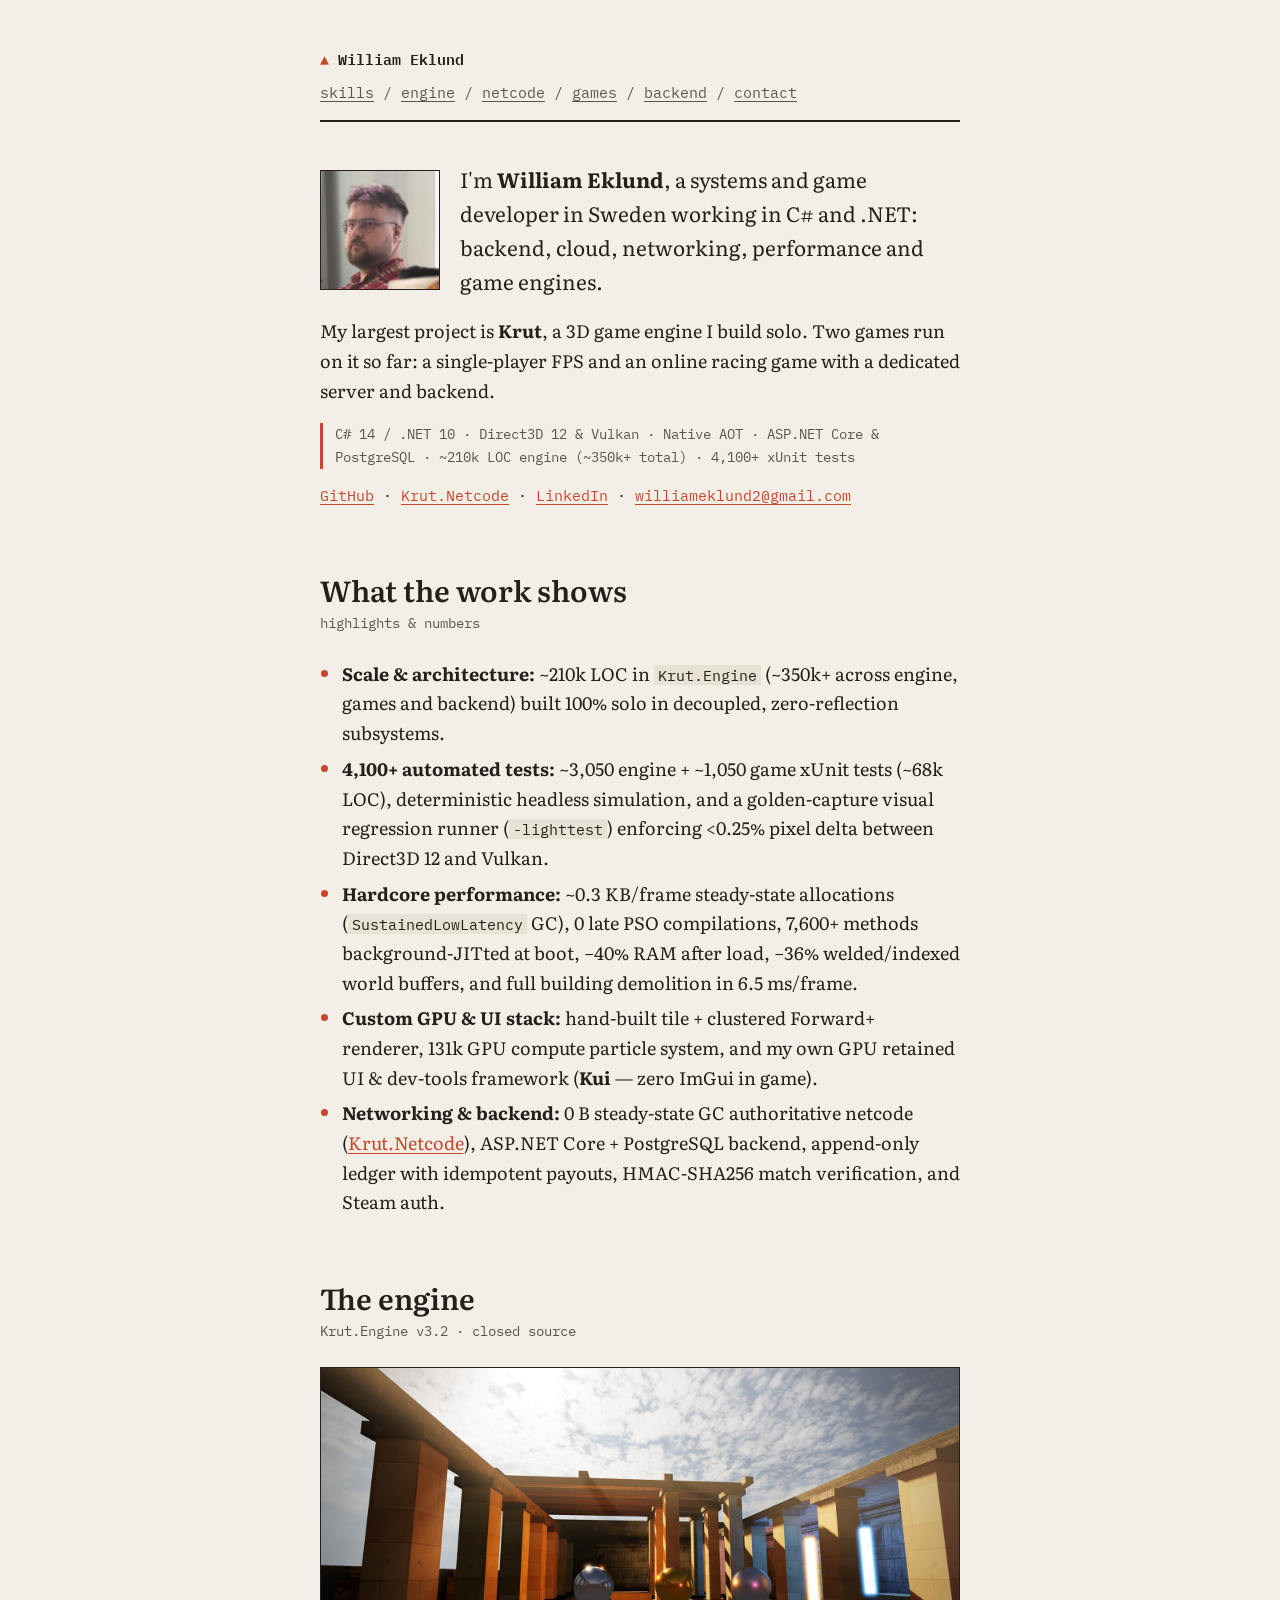
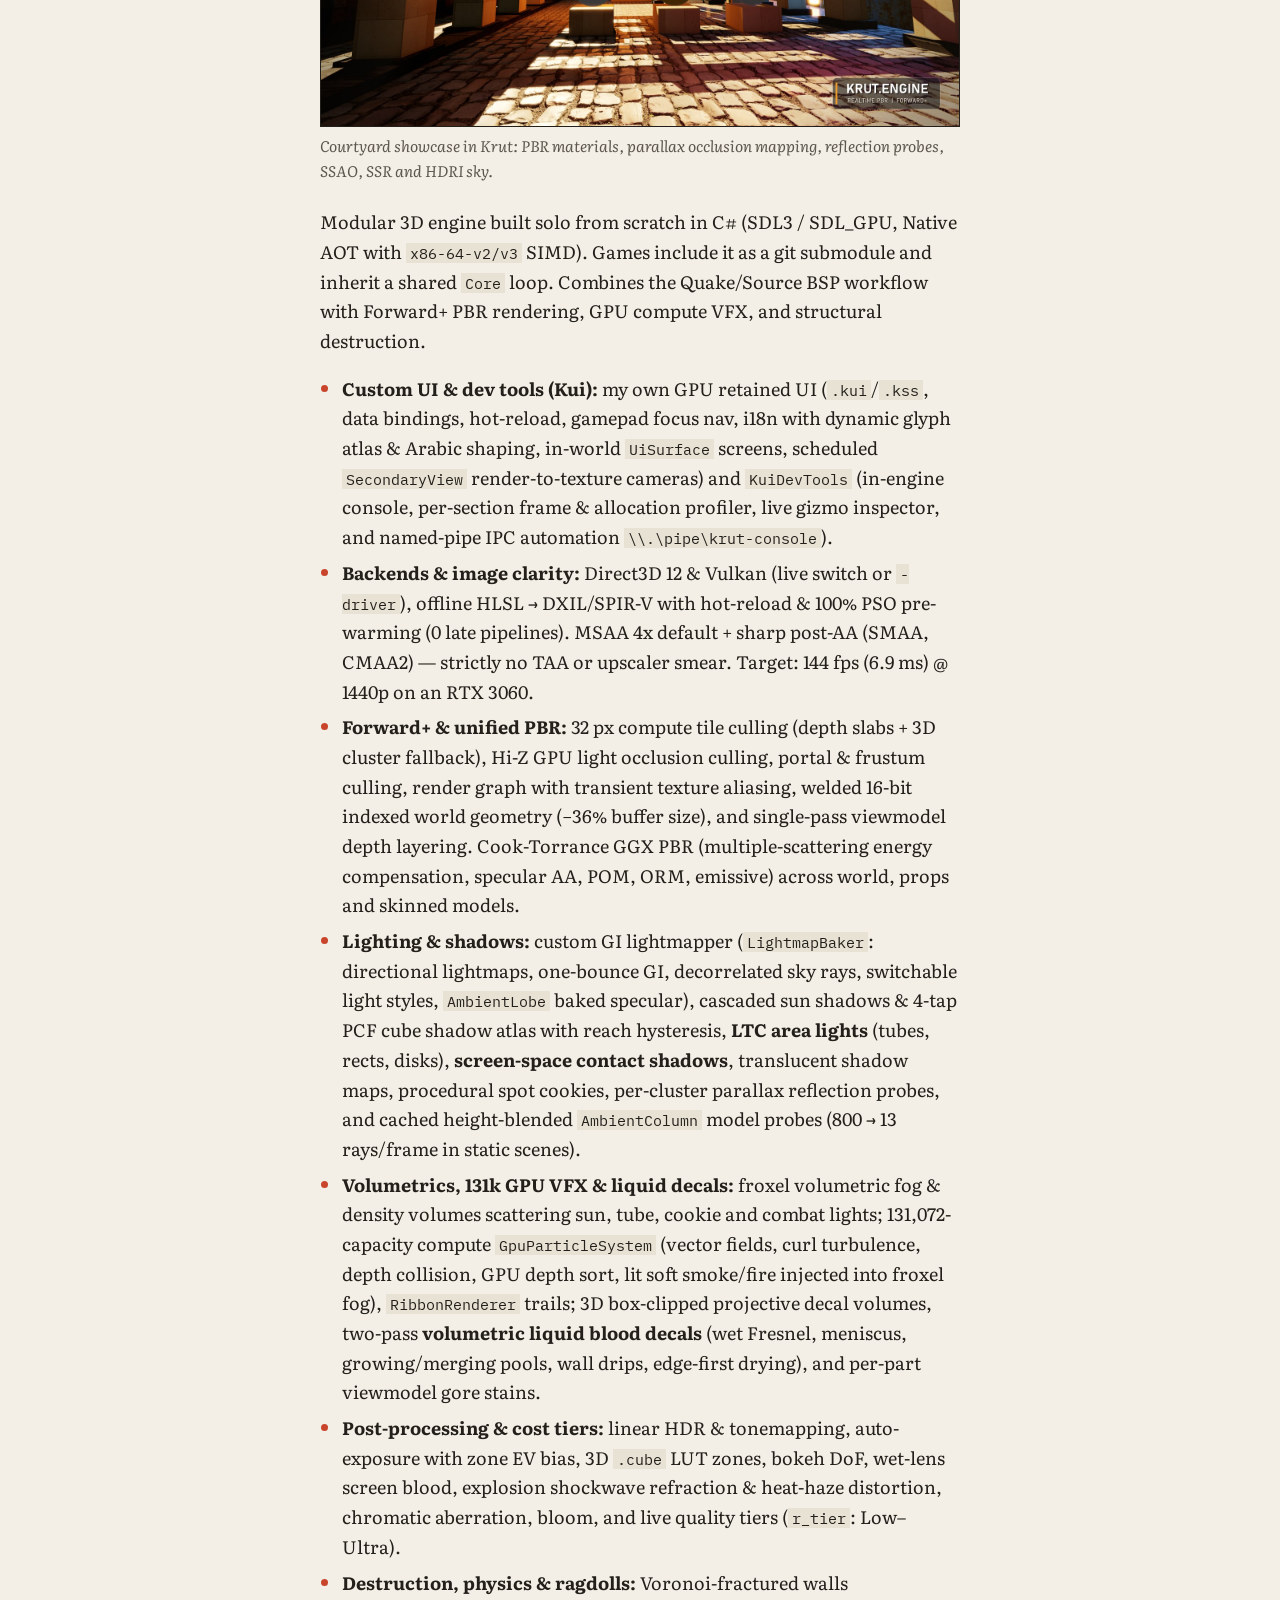
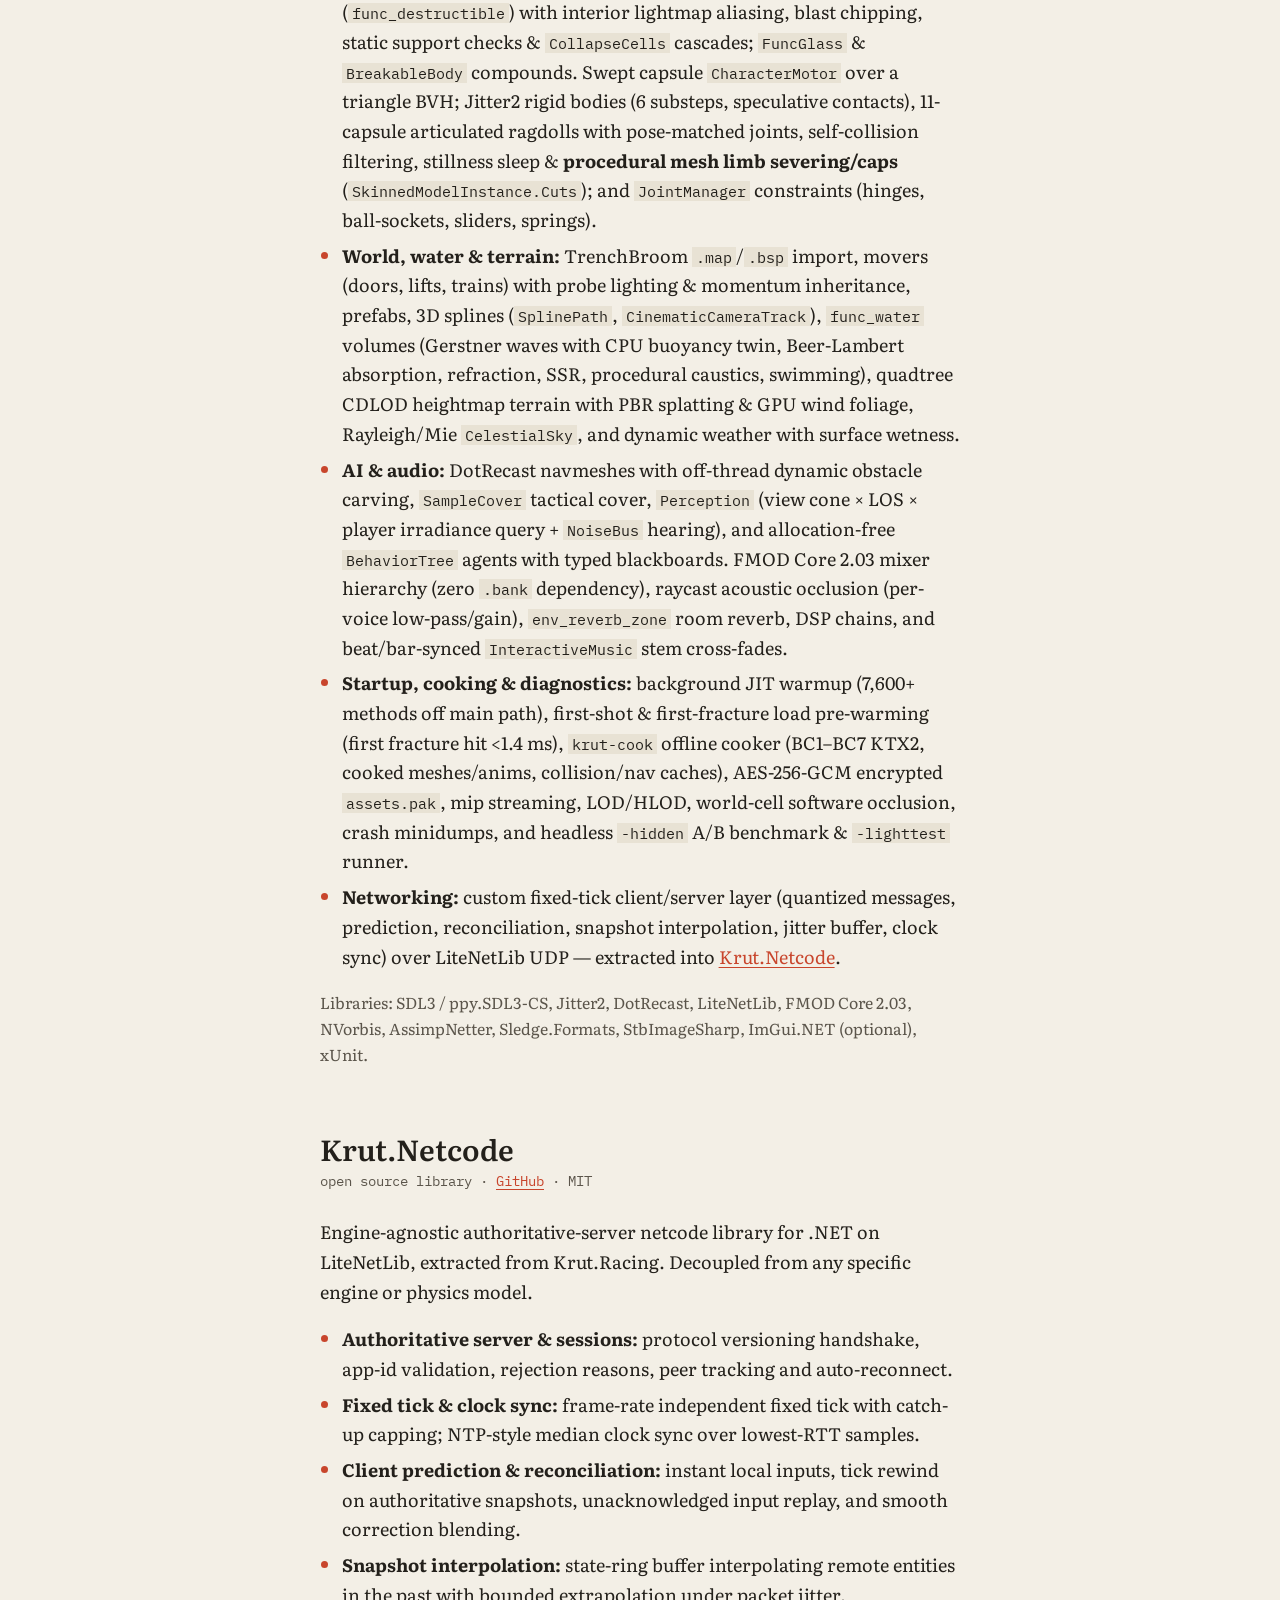
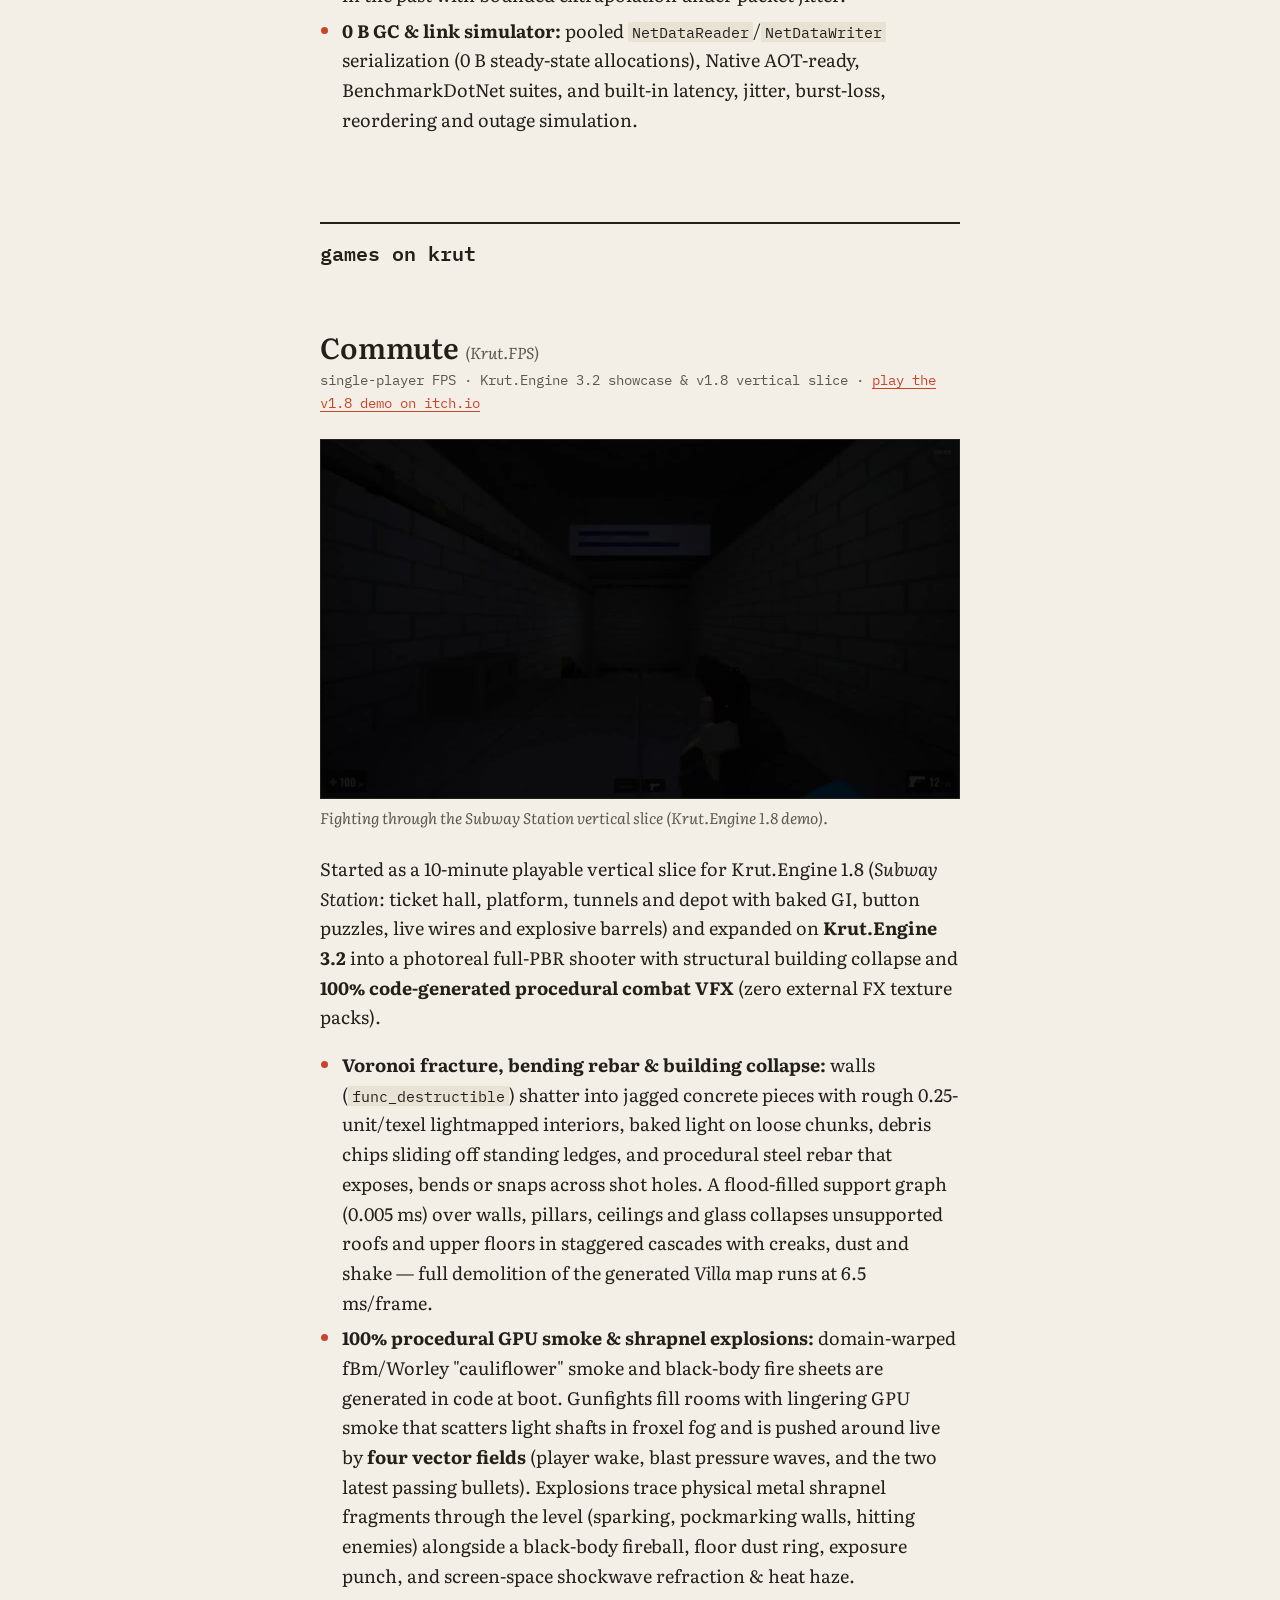
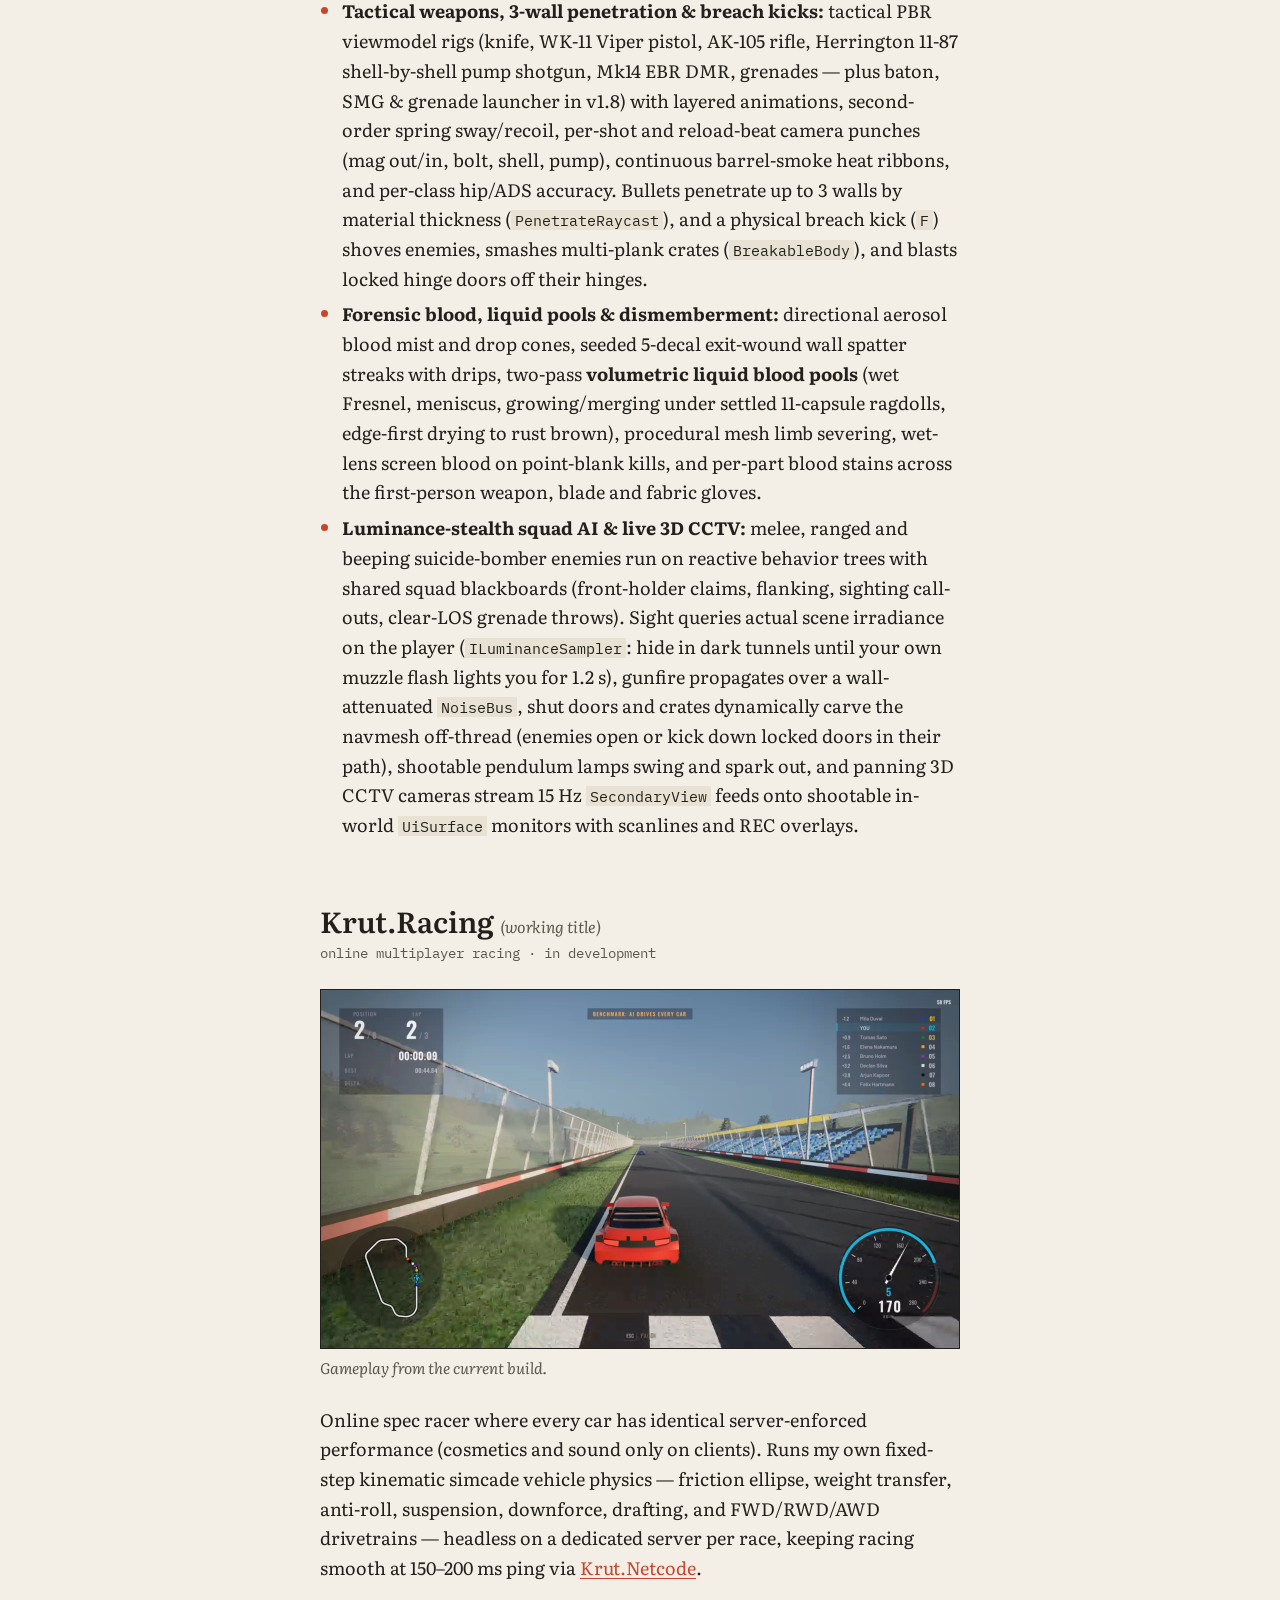
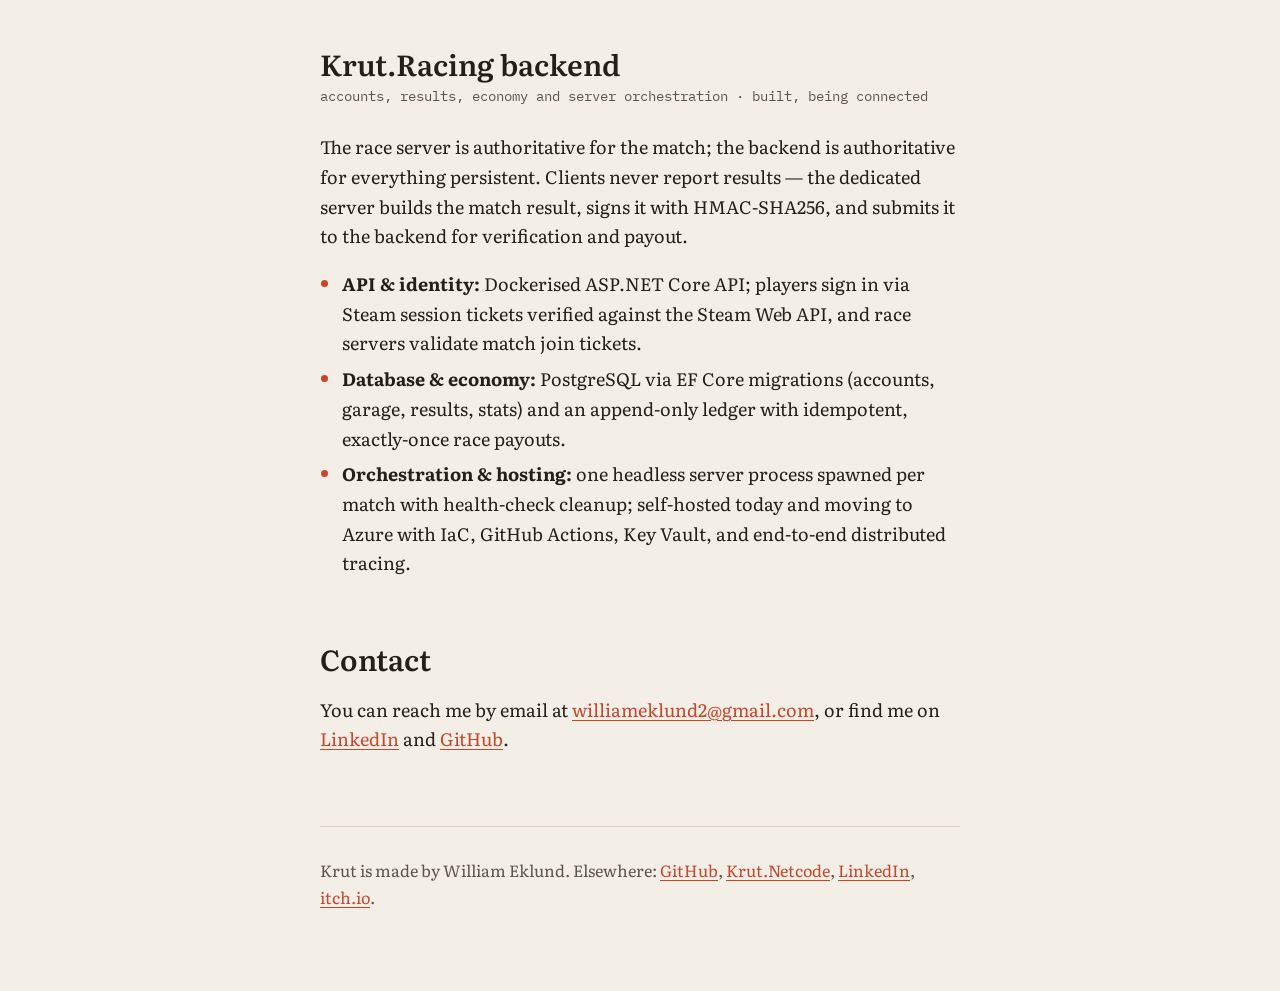
<file: index.html>
<!DOCTYPE html>
<html lang="en">
<head>
<meta charset="UTF-8">
<meta name="viewport" content="width=device-width, initial-scale=1.0">
<title>William Eklund, systems and game developer (C#/.NET)</title>
<meta name="description" content="William Eklund, systems and game developer in C#/.NET: backend, cloud, networking and performance. Portfolio: Krut (3D game engine), Krut.Netcode (open-source netcode library), and the games and backend built on it.">
<meta property="og:type" content="website">
<meta property="og:url" content="https://cedsson.github.io/">
<meta property="og:title" content="William Eklund, systems and game developer (C#/.NET)">
<meta property="og:description" content="Backend, cloud, networking and performance in C#/.NET. Portfolio: Krut, Krut.Netcode, and the games and backend built on it.">
<meta property="og:image" content="https://cedsson.github.io/assets/media/Racing-poster.jpg">
<meta name="twitter:card" content="summary_large_image">
<link rel="icon" href="data:image/svg+xml,<svg xmlns=%22http://www.w3.org/2000/svg%22 viewBox=%220 0 32 32%22><polygon points=%2216,3 29,27 3,27%22 fill=%22%23c8452c%22/></svg>">
<link rel="preconnect" href="https://fonts.googleapis.com">
<link rel="preconnect" href="https://fonts.gstatic.com" crossorigin>
<link href="https://fonts.googleapis.com/css2?family=Literata:ital,opsz,wght@0,7..72,400;0,7..72,600;1,7..72,400&family=IBM+Plex+Mono:wght@400;600&display=swap" rel="stylesheet">
<link rel="stylesheet" href="assets/css/style.css">
</head>
<body>

<div class="page">

<header class="top">
  <a href="./" class="name"><span class="mark">&#9650;</span> William Eklund</a>
  <nav>
    <a href="#skills">skills</a> /
    <a href="#engine">engine</a> /
    <a href="#netcode">netcode</a> /
    <a href="#games">games</a> /
    <a href="#backend">backend</a> /
    <a href="#contact">contact</a>
  </nav>
</header>

<section class="intro">
  <div class="who">
    <img src="assets/media/william.jpg" width="120" height="120" alt="William Eklund">
    <p>
      I'm <strong>William Eklund</strong>, a systems and game developer in Sweden working in C# and .NET:
      backend, cloud, networking, performance and game engines.
    </p>
  </div>
  <p>
    My largest project is <strong>Krut</strong>, a 3D game engine I build solo. Two games run on it
    so far: a single-player FPS and an online racing game with a dedicated server and backend.
  </p>
  <p class="facts">
    C# 14 / .NET 10 &middot; Direct3D 12 &amp; Vulkan &middot; Native AOT &middot; ASP.NET Core &amp; PostgreSQL &middot; ~210k LOC engine (~350k+ total) &middot; 4,100+ xUnit tests
  </p>
  <p class="links">
    <a href="https://github.com/Cedsson" target="_blank" rel="noopener">GitHub</a> &middot;
    <a href="https://github.com/Cedsson/Krut.Netcode" target="_blank" rel="noopener">Krut.Netcode</a> &middot;
    <a href="https://www.linkedin.com/in/williamekl/" target="_blank" rel="noopener">LinkedIn</a> &middot;
    <a href="mailto:williameklund2@gmail.com">williameklund2@gmail.com</a>
  </p>
</section>

<!-- ================= SKILLS ================= -->
<section class="project" id="skills">
  <h2>What the work shows</h2>
  <p class="meta">highlights &amp; numbers</p>

  <ul>
    <li><b>Scale &amp; architecture:</b> ~210k LOC in <code>Krut.Engine</code> (~350k+ across engine, games and backend) built 100% solo in decoupled, zero-reflection subsystems.</li>
    <li><b>4,100+ automated tests:</b> ~3,050 engine + ~1,050 game xUnit tests (~68k LOC), deterministic headless simulation, and a golden-capture visual regression runner (<code>-lighttest</code>) enforcing &lt;0.25% pixel delta between Direct3D 12 and Vulkan.</li>
    <li><b>Hardcore performance:</b> ~0.3 KB/frame steady-state allocations (<code>SustainedLowLatency</code> GC), 0 late PSO compilations, 7,600+ methods background-JITted at boot, &minus;40% RAM after load, &minus;36% welded/indexed world buffers, and full building demolition in 6.5 ms/frame.</li>
    <li><b>Custom GPU &amp; UI stack:</b> hand-built tile + clustered Forward+ renderer, 131k GPU compute particle system, and my own GPU retained UI &amp; dev-tools framework (<b>Kui</b> — zero ImGui in game).</li>
    <li><b>Networking &amp; backend:</b> 0 B steady-state GC authoritative netcode (<a href="#netcode">Krut.Netcode</a>), ASP.NET Core + PostgreSQL backend, append-only ledger with idempotent payouts, HMAC-SHA256 match verification, and Steam auth.</li>
  </ul>
</section>

<!-- ================= ENGINE ================= -->
<section class="project" id="engine">
  <h2>The engine</h2>
  <p class="meta">Krut.Engine v3.2 &middot; closed source</p>

  <figure>
    <img src="assets/media/krut-showcase.jpg" width="1600" height="900" loading="lazy" alt="A sunlit stone courtyard rendered in Krut: a pergola casting striped shadows on cobblestones, three metal spheres on plinths, glowing light strips and a cloudy sky">
    <figcaption>Courtyard showcase in Krut: PBR materials, parallax occlusion mapping, reflection probes, SSAO, SSR and HDRI sky.</figcaption>
  </figure>

  <p>
    Modular 3D engine built solo from scratch in C# (SDL3 / SDL_GPU, Native AOT with <code>x86-64-v2/v3</code> SIMD). Games include it as a git submodule and inherit a shared <code>Core</code> loop. Combines the Quake/Source BSP workflow with Forward+ PBR rendering, GPU compute VFX, and structural destruction.
  </p>

  <ul>
    <li><b>Custom UI &amp; dev tools (Kui):</b> my own GPU retained UI (<code>.kui</code>/<code>.kss</code>, data bindings, hot-reload, gamepad focus nav, i18n with dynamic glyph atlas &amp; Arabic shaping, in-world <code>UiSurface</code> screens, scheduled <code>SecondaryView</code> render-to-texture cameras) and <code>KuiDevTools</code> (in-engine console, per-section frame &amp; allocation profiler, live gizmo inspector, and named-pipe IPC automation <code>\\.\pipe\krut-console</code>).</li>
    <li><b>Backends &amp; image clarity:</b> Direct3D 12 &amp; Vulkan (live switch or <code>-driver</code>), offline HLSL &rarr; DXIL/SPIR-V with hot-reload &amp; 100% PSO pre-warming (0 late pipelines). MSAA 4x default + sharp post-AA (SMAA, CMAA2) — strictly no TAA or upscaler smear. Target: 144 fps (6.9 ms) @ 1440p on an RTX 3060.</li>
    <li><b>Forward+ &amp; unified PBR:</b> 32 px compute tile culling (depth slabs + 3D cluster fallback), Hi-Z GPU light occlusion culling, portal &amp; frustum culling, render graph with transient texture aliasing, welded 16-bit indexed world geometry (&minus;36% buffer size), and single-pass viewmodel depth layering. Cook-Torrance GGX PBR (multiple-scattering energy compensation, specular AA, POM, ORM, emissive) across world, props and skinned models.</li>
    <li><b>Lighting &amp; shadows:</b> custom GI lightmapper (<code>LightmapBaker</code>: directional lightmaps, one-bounce GI, decorrelated sky rays, switchable light styles, <code>AmbientLobe</code> baked specular), cascaded sun shadows &amp; 4-tap PCF cube shadow atlas with reach hysteresis, <b>LTC area lights</b> (tubes, rects, disks), <b>screen-space contact shadows</b>, translucent shadow maps, procedural spot cookies, per-cluster parallax reflection probes, and cached height-blended <code>AmbientColumn</code> model probes (800 &rarr; 13 rays/frame in static scenes).</li>
    <li><b>Volumetrics, 131k GPU VFX &amp; liquid decals:</b> froxel volumetric fog &amp; density volumes scattering sun, tube, cookie and combat lights; 131,072-capacity compute <code>GpuParticleSystem</code> (vector fields, curl turbulence, depth collision, GPU depth sort, lit soft smoke/fire injected into froxel fog), <code>RibbonRenderer</code> trails; 3D box-clipped projective decal volumes, two-pass <b>volumetric liquid blood decals</b> (wet Fresnel, meniscus, growing/merging pools, wall drips, edge-first drying), and per-part viewmodel gore stains.</li>
    <li><b>Post-processing &amp; cost tiers:</b> linear HDR &amp; tonemapping, auto-exposure with zone EV bias, 3D <code>.cube</code> LUT zones, bokeh DoF, wet-lens screen blood, explosion shockwave refraction &amp; heat-haze distortion, chromatic aberration, bloom, and live quality tiers (<code>r_tier</code>: Low–Ultra).</li>
    <li><b>Destruction, physics &amp; ragdolls:</b> Voronoi-fractured walls (<code>func_destructible</code>) with interior lightmap aliasing, blast chipping, static support checks &amp; <code>CollapseCells</code> cascades; <code>FuncGlass</code> &amp; <code>BreakableBody</code> compounds. Swept capsule <code>CharacterMotor</code> over a triangle BVH; Jitter2 rigid bodies (6 substeps, speculative contacts), 11-capsule articulated ragdolls with pose-matched joints, self-collision filtering, stillness sleep &amp; <b>procedural mesh limb severing/caps</b> (<code>SkinnedModelInstance.Cuts</code>); and <code>JointManager</code> constraints (hinges, ball-sockets, sliders, springs).</li>
    <li><b>World, water &amp; terrain:</b> TrenchBroom <code>.map</code>/<code>.bsp</code> import, movers (doors, lifts, trains) with probe lighting &amp; momentum inheritance, prefabs, 3D splines (<code>SplinePath</code>, <code>CinematicCameraTrack</code>), <code>func_water</code> volumes (Gerstner waves with CPU buoyancy twin, Beer-Lambert absorption, refraction, SSR, procedural caustics, swimming), quadtree CDLOD heightmap terrain with PBR splatting &amp; GPU wind foliage, Rayleigh/Mie <code>CelestialSky</code>, and dynamic weather with surface wetness.</li>
    <li><b>AI &amp; audio:</b> DotRecast navmeshes with off-thread dynamic obstacle carving, <code>SampleCover</code> tactical cover, <code>Perception</code> (view cone &times; LOS &times; player irradiance query + <code>NoiseBus</code> hearing), and allocation-free <code>BehaviorTree</code> agents with typed blackboards. FMOD Core 2.03 mixer hierarchy (zero <code>.bank</code> dependency), raycast acoustic occlusion (per-voice low-pass/gain), <code>env_reverb_zone</code> room reverb, DSP chains, and beat/bar-synced <code>InteractiveMusic</code> stem cross-fades.</li>
    <li><b>Startup, cooking &amp; diagnostics:</b> background JIT warmup (7,600+ methods off main path), first-shot &amp; first-fracture load pre-warming (first fracture hit &lt;1.4 ms), <code>krut-cook</code> offline cooker (BC1–BC7 KTX2, cooked meshes/anims, collision/nav caches), AES-256-GCM encrypted <code>assets.pak</code>, mip streaming, LOD/HLOD, world-cell software occlusion, crash minidumps, and headless <code>-hidden</code> A/B benchmark &amp; <code>-lighttest</code> runner.</li>
    <li><b>Networking:</b> custom fixed-tick client/server layer (quantized messages, prediction, reconciliation, snapshot interpolation, jitter buffer, clock sync) over LiteNetLib UDP — extracted into <a href="#netcode">Krut.Netcode</a>.</li>
  </ul>

  <p class="small">
    Libraries: SDL3 / ppy.SDL3-CS, Jitter2, DotRecast, LiteNetLib, FMOD Core 2.03, NVorbis, AssimpNetter, Sledge.Formats, StbImageSharp, ImGui.NET (optional), xUnit.
  </p>
</section>

<!-- ================= NETCODE ================= -->
<section class="project" id="netcode">
  <h2>Krut.Netcode</h2>
  <p class="meta">open source library &middot; <a href="https://github.com/Cedsson/Krut.Netcode" target="_blank" rel="noopener">GitHub</a> &middot; MIT</p>

  <p>
    Engine-agnostic authoritative-server netcode library for .NET on LiteNetLib, extracted from Krut.Racing. Decoupled from any specific engine or physics model.
  </p>

  <ul>
    <li><b>Authoritative server &amp; sessions:</b> protocol versioning handshake, app-id validation, rejection reasons, peer tracking and auto-reconnect.</li>
    <li><b>Fixed tick &amp; clock sync:</b> frame-rate independent fixed tick with catch-up capping; NTP-style median clock sync over lowest-RTT samples.</li>
    <li><b>Client prediction &amp; reconciliation:</b> instant local inputs, tick rewind on authoritative snapshots, unacknowledged input replay, and smooth correction blending.</li>
    <li><b>Snapshot interpolation:</b> state-ring buffer interpolating remote entities in the past with bounded extrapolation under packet jitter.</li>
    <li><b>0 B GC &amp; link simulator:</b> pooled <code>NetDataReader</code>/<code>NetDataWriter</code> serialization (0 B steady-state allocations), Native AOT-ready, BenchmarkDotNet suites, and built-in latency, jitter, burst-loss, reordering and outage simulation.</li>
  </ul>
</section>

<h2 class="divider" id="games">Games on Krut</h2>

<!-- ================= COMMUTE ================= -->
<section class="project" id="commute">
  <h2>Commute <span class="aside">(Krut.FPS)</span></h2>
  <p class="meta">single-player FPS &middot; Krut.Engine 3.2 showcase &amp; v1.8 vertical slice &middot; <a href="https://cedsson.itch.io/commute" target="_blank" rel="noopener">play the v1.8 demo on itch.io</a></p>

  <figure>
    <video src="assets/media/commute-gameplay.webm" poster="assets/media/commute-poster.jpg" loop muted playsinline preload="none" aria-label="Commute gameplay: combat inside a subway station"></video>
    <figcaption>Fighting through the Subway Station vertical slice (Krut.Engine 1.8 demo).</figcaption>
  </figure>

  <p>
    Started as a 10-minute playable vertical slice for Krut.Engine 1.8 (<i>Subway Station</i>: ticket hall, platform, tunnels and depot with baked GI, button puzzles, live wires and explosive barrels) and expanded on <b>Krut.Engine 3.2</b> into a photoreal full-PBR shooter with structural building collapse and <b>100% code-generated procedural combat VFX</b> (zero external FX texture packs).
  </p>

  <ul>
    <li><b>Voronoi fracture, bending rebar &amp; building collapse:</b> walls (<code>func_destructible</code>) shatter into jagged concrete pieces with rough 0.25-unit/texel lightmapped interiors, baked light on loose chunks, debris chips sliding off standing ledges, and procedural steel rebar that exposes, bends or snaps across shot holes. A flood-filled support graph (0.005 ms) over walls, pillars, ceilings and glass collapses unsupported roofs and upper floors in staggered cascades with creaks, dust and shake — full demolition of the generated <i>Villa</i> map runs at 6.5 ms/frame.</li>
    <li><b>100% procedural GPU smoke &amp; shrapnel explosions:</b> domain-warped fBm/Worley "cauliflower" smoke and black-body fire sheets are generated in code at boot. Gunfights fill rooms with lingering GPU smoke that scatters light shafts in froxel fog and is pushed around live by <b>four vector fields</b> (player wake, blast pressure waves, and the two latest passing bullets). Explosions trace physical metal shrapnel fragments through the level (sparking, pockmarking walls, hitting enemies) alongside a black-body fireball, floor dust ring, exposure punch, and screen-space shockwave refraction &amp; heat haze.</li>
    <li><b>Tactical weapons, 3-wall penetration &amp; breach kicks:</b> tactical PBR viewmodel rigs (knife, WK-11 Viper pistol, AK-105 rifle, Herrington 11-87 shell-by-shell pump shotgun, Mk14 EBR DMR, grenades — plus baton, SMG &amp; grenade launcher in v1.8) with layered animations, second-order spring sway/recoil, per-shot and reload-beat camera punches (mag out/in, bolt, shell, pump), continuous barrel-smoke heat ribbons, and per-class hip/ADS accuracy. Bullets penetrate up to 3 walls by material thickness (<code>PenetrateRaycast</code>), and a physical breach kick (<code>F</code>) shoves enemies, smashes multi-plank crates (<code>BreakableBody</code>), and blasts locked hinge doors off their hinges.</li>
    <li><b>Forensic blood, liquid pools &amp; dismemberment:</b> directional aerosol blood mist and drop cones, seeded 5-decal exit-wound wall spatter streaks with drips, two-pass <b>volumetric liquid blood pools</b> (wet Fresnel, meniscus, growing/merging under settled 11-capsule ragdolls, edge-first drying to rust brown), procedural mesh limb severing, wet-lens screen blood on point-blank kills, and per-part blood stains across the first-person weapon, blade and fabric gloves.</li>
    <li><b>Luminance-stealth squad AI &amp; live 3D CCTV:</b> melee, ranged and beeping suicide-bomber enemies run on reactive behavior trees with shared squad blackboards (front-holder claims, flanking, sighting call-outs, clear-LOS grenade throws). Sight queries actual scene irradiance on the player (<code>ILuminanceSampler</code>: hide in dark tunnels until your own muzzle flash lights you for 1.2 s), gunfire propagates over a wall-attenuated <code>NoiseBus</code>, shut doors and crates dynamically carve the navmesh off-thread (enemies open or kick down locked doors in their path), shootable pendulum lamps swing and spark out, and panning 3D CCTV cameras stream 15 Hz <code>SecondaryView</code> feeds onto shootable in-world <code>UiSurface</code> monitors with scanlines and REC overlays.</li>
  </ul>
</section>

<!-- ================= RACING ================= -->
<section class="project" id="racing">
  <h2>Krut.Racing <span class="aside">(working title)</span></h2>
  <p class="meta">online multiplayer racing &middot; in development</p>

  <figure>
    <video src="assets/media/Racing-Gameplay.webm" poster="assets/media/Racing-poster.jpg" loop muted playsinline preload="none" aria-label="Krut.Racing gameplay: a lowpoly car racing around a track"></video>
    <figcaption>Gameplay from the current build.</figcaption>
  </figure>

  <p>
    Online spec racer where every car has identical server-enforced performance (cosmetics and sound only on clients). Runs my own fixed-step kinematic simcade vehicle physics — friction ellipse, weight transfer, anti-roll, suspension, downforce, drafting, and FWD/RWD/AWD drivetrains — headless on a dedicated server per race, keeping racing smooth at 150–200 ms ping via <a href="#netcode">Krut.Netcode</a>.
  </p>
</section>

<!-- ================= BACKEND ================= -->
<section class="project" id="backend">
  <h2>Krut.Racing backend</h2>
  <p class="meta">accounts, results, economy and server orchestration &middot; built, being connected</p>

  <p>
    The race server is authoritative for the match; the backend is authoritative for everything persistent. Clients never report results — the dedicated server builds the match result, signs it with HMAC-SHA256, and submits it to the backend for verification and payout.
  </p>

  <ul>
    <li><b>API &amp; identity:</b> Dockerised ASP.NET Core API; players sign in via Steam session tickets verified against the Steam Web API, and race servers validate match join tickets.</li>
    <li><b>Database &amp; economy:</b> PostgreSQL via EF Core migrations (accounts, garage, results, stats) and an append-only ledger with idempotent, exactly-once race payouts.</li>
    <li><b>Orchestration &amp; hosting:</b> one headless server process spawned per match with health-check cleanup; self-hosted today and moving to Azure with IaC, GitHub Actions, Key Vault, and end-to-end distributed tracing.</li>
  </ul>
</section>

<section class="project" id="contact">
  <h2>Contact</h2>
  <p>
    You can reach me by email at
    <a href="mailto:williameklund2@gmail.com">williameklund2@gmail.com</a>, or find me on
    <a href="https://www.linkedin.com/in/williamekl/" target="_blank" rel="noopener">LinkedIn</a> and
    <a href="https://github.com/Cedsson" target="_blank" rel="noopener">GitHub</a>.
  </p>
</section>

<footer>
  <p>
    Krut is made by William Eklund. Elsewhere: <a href="https://github.com/Cedsson" target="_blank" rel="noopener">GitHub</a>,
    <a href="https://github.com/Cedsson/Krut.Netcode" target="_blank" rel="noopener">Krut.Netcode</a>,
    <a href="https://www.linkedin.com/in/williamekl/" target="_blank" rel="noopener">LinkedIn</a>,
    <a href="https://cedsson.itch.io" target="_blank" rel="noopener">itch.io</a>.
  </p>
</footer>

</div>

<script src="assets/js/main.js"></script>
</body>
</html>
</file>
<file: assets/css/style.css>
/* plain and simple, mostly just type */

:root {
  --paper: #f3efe6;
  --ink: #23201b;
  --ink-soft: #5b554b;
  --rule: #d6cfbf;
  --red: #c8452c;
  --code-bg: #e8e2d4;
}

@media (prefers-color-scheme: dark) {
  :root {
    --paper: #1b1a17;
    --ink: #e6e1d6;
    --ink-soft: #a39d90;
    --rule: #3a3731;
    --red: #e8735a;
    --code-bg: #2a2824;
  }
}

* { box-sizing: border-box; }

body {
  margin: 0;
  background: var(--paper);
  color: var(--ink);
  font-family: 'Literata', Georgia, serif;
  font-size: 18px;
  line-height: 1.65;
}

.page {
  max-width: 680px;
  margin: 0 auto;
  padding: 48px 20px 64px;
}

a {
  color: var(--red);
  text-decoration-thickness: 1px;
  text-underline-offset: 3px;
}
a:hover { text-decoration-thickness: 2px; }

code {
  font-family: 'IBM Plex Mono', monospace;
  font-size: 0.85em;
  background: var(--code-bg);
  padding: 0 4px;
}

/* header */

.top {
  display: flex;
  justify-content: space-between;
  align-items: baseline;
  flex-wrap: wrap;
  gap: 8px 20px;
  font-family: 'IBM Plex Mono', monospace;
  font-size: 15px;
  padding-bottom: 14px;
  border-bottom: 2px solid var(--ink);
  margin-bottom: 40px;
}

.top .name {
  color: var(--ink);
  font-weight: 600;
  text-decoration: none;
}

.top nav { color: var(--ink-soft); }
.top nav a { color: var(--ink-soft); }
.top nav a:hover { color: var(--red); }

.who {
  display: flex;
  align-items: center;
  gap: 20px;
  font-size: 1.15em;
}
.who p { margin: 0; }
.who img {
  flex: none;
  width: 120px;
  height: 120px;
  border: 1px solid var(--ink);
}

@media (max-width: 520px) {
  .who { flex-direction: column; align-items: flex-start; gap: 14px; }
  .who img { width: 96px; height: 96px; }
}

/* projects */

.project {
  margin-top: 64px;
}

h2 {
  font-size: 1.6em;
  font-weight: 600;
  line-height: 1.2;
  margin: 0;
}

h2 .aside {
  font-size: 0.55em;
  font-weight: 400;
  font-style: italic;
  color: var(--ink-soft);
}

.meta {
  font-family: 'IBM Plex Mono', monospace;
  font-size: 14px;
  color: var(--ink-soft);
  margin: 4px 0 24px;
}

ul {
  padding-left: 1.2em;
  margin: 0 0 1em;
}

li { margin-bottom: 6px; }
li::marker { color: var(--red); }

.small {
  font-size: 0.88em;
  color: var(--ink-soft);
}

figure {
  margin: 0 0 24px;
}

figure video,
figure img {
  display: block;
  width: 100%;
  height: auto;
  background: #000;
  /* Outline drawn inside, over the picture: a border loses its right edge when the width lands between device pixels (125 % scaling). */
  outline: 1px solid var(--ink);
  outline-offset: -1px;
}

figcaption {
  font-size: 0.85em;
  font-style: italic;
  color: var(--ink-soft);
  margin-top: 6px;
}

/* footer */

footer {
  margin-top: 72px;
  padding-top: 14px;
  border-top: 1px solid var(--rule);
  font-size: 0.9em;
  color: var(--ink-soft);
}

@media (max-width: 520px) {
  body { font-size: 17px; }
  .page { padding: 28px 16px 48px; }
}

h2.divider {
  margin-top: 88px;
  padding-top: 18px;
  border-top: 2px solid var(--ink);
  font-size: 1.1em;
  font-family: 'IBM Plex Mono', monospace;
  text-transform: lowercase;
}
h2.divider + .small { margin-top: 4px; }

/* krut showcase */

.top .mark { color: var(--red); }

.facts {
  font-family: 'IBM Plex Mono', monospace;
  font-size: 14px;
  color: var(--ink-soft);
  border-left: 3px solid var(--red);
  padding-left: 12px;
}

.links {
  font-family: 'IBM Plex Mono', monospace;
  font-size: 15px;
}

.status {
  font-family: 'IBM Plex Mono', monospace;
  font-size: 12px;
  color: var(--ink-soft);
  border: 1px solid var(--rule);
  padding: 0 6px;
  margin-left: 6px;
  white-space: nowrap;
}

#next li { margin-bottom: 12px; }
</file>
